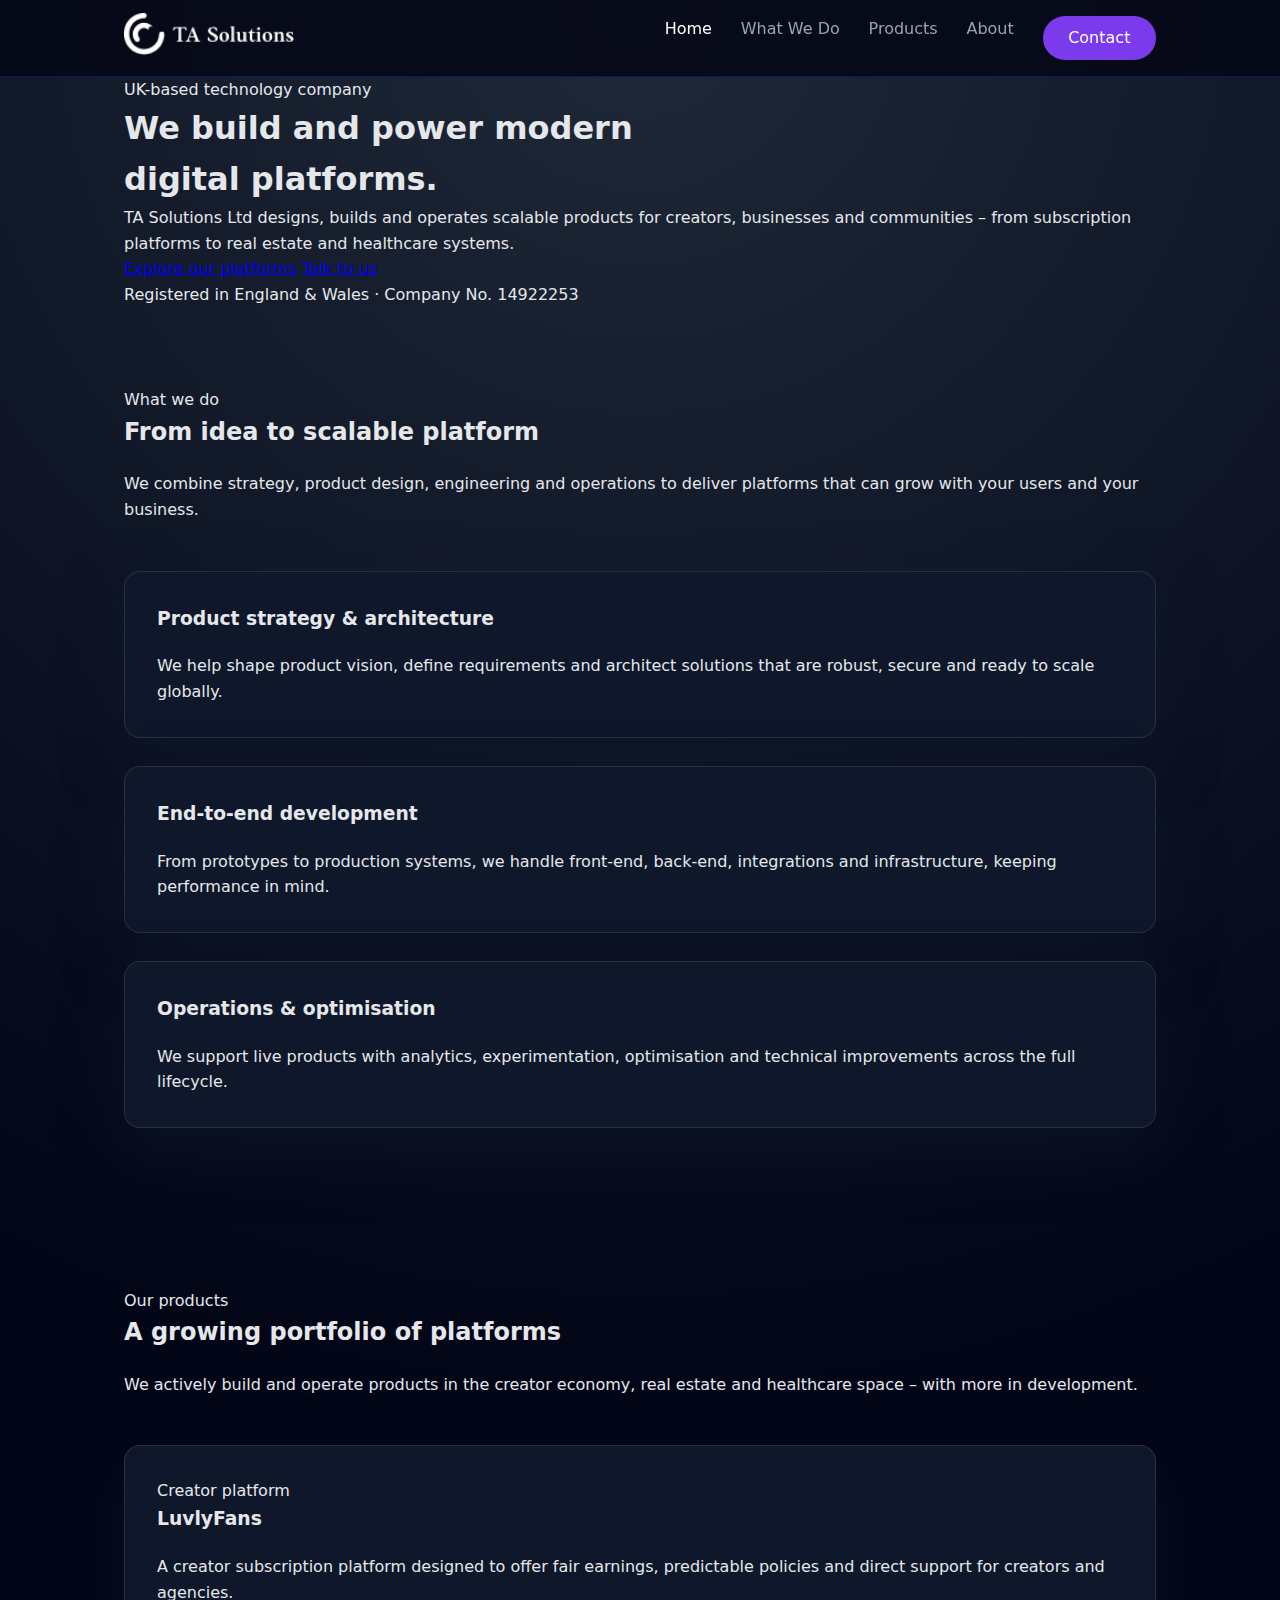
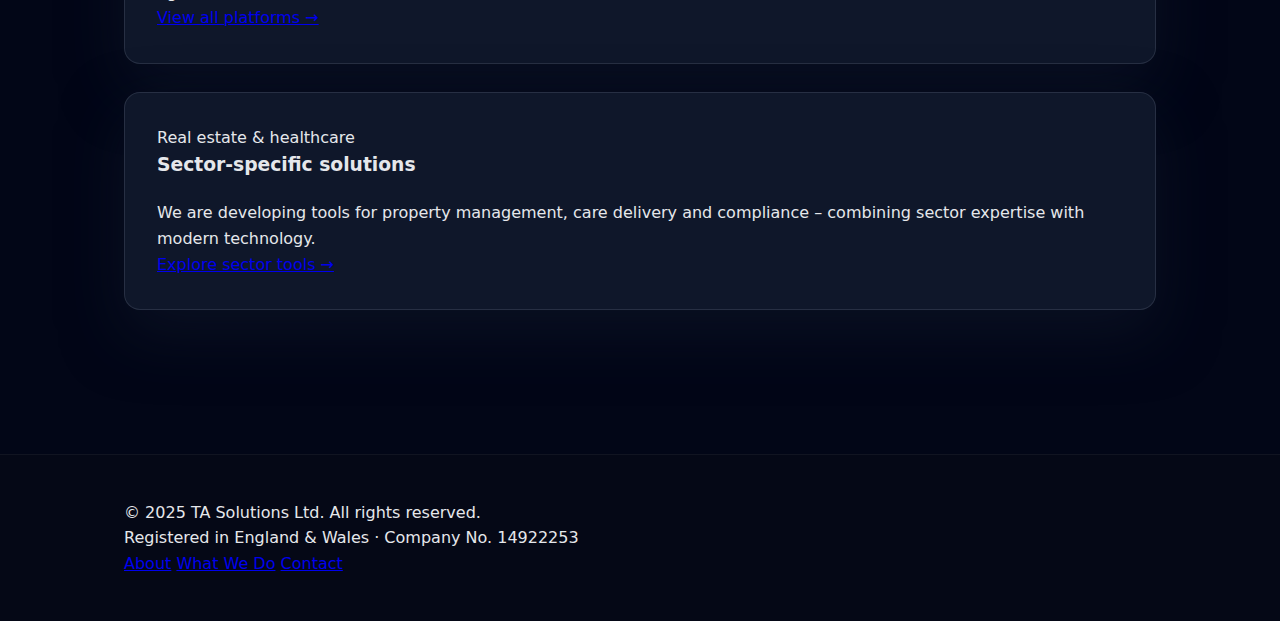
<file: index.html>
<!DOCTYPE html>
<html lang="en">
<head>
  <meta charset="UTF-8" />
  <title>TA Solutions Ltd – UK Technology Company Building Modern Digital Platforms</title>
  <meta name="viewport" content="width=device-width, initial-scale=1" />

  <!-- Primary SEO -->
  <meta name="description" content="TA Solutions Ltd is a UK-based technology company that designs, builds and powers scalable digital platforms for creators, businesses and communities." />
  <meta name="keywords" content="TA Solutions, UK technology company, digital platforms, SaaS, creator platforms, real estate software, healthcare systems, AI tools" />

  <!-- Canonical -->
  <link rel="canonical" href="https://tasolutionsltd.co.uk/" />

  <!-- Open Graph -->
  <meta property="og:type" content="website" />
  <meta property="og:site_name" content="TA Solutions Ltd" />
  <meta property="og:title" content="TA Solutions Ltd – UK Technology Company Building Modern Digital Platforms" />
  <meta property="og:description" content="We build and operate modern digital platforms for creators, businesses and communities – from subscription platforms to real estate and healthcare systems." />
  <meta property="og:url" content="https://tasolutionsltd.co.uk/" />
  <meta property="og:image" content="https://tasolutionsltd.co.uk/images/og-image.png" />

  <!-- Twitter -->
  <meta name="twitter:card" content="summary_large_image" />
  <meta name="twitter:title" content="TA Solutions Ltd – UK Technology Company Building Modern Digital Platforms" />
  <meta name="twitter:description" content="We build and operate modern digital platforms for creators, businesses and communities – from subscription platforms to real estate and healthcare systems." />
  <meta name="twitter:image" content="https://tasolutionsltd.co.uk/images/og-image.png" />

  <!-- Favicon & Styles -->
  <link rel="icon" type="image/png" href="images/fav.icon-white.png" />
  <link rel="stylesheet" href="styles.css" />
  <script src="script.js" defer></script>
</head>

<body>
  <!-- NAVBAR -->
  <header>
    <div class="container">
      <nav class="nav">
        <a class="logo" href="/">
          <img src="images/TA%20SOLUTIONS%20LOGO%20WHITE.png" alt="TA Solutions Ltd logo" class="logo-img" />
        </a>

        <button class="nav-toggle" onclick="toggleNav()">☰</button>

        <div class="nav-links" id="navLinks">
          <a href="/" class="active">Home</a>
          <a href="/services/">What We Do</a>
          <a href="/products/">Products</a>
          <a href="/about/">About</a>
          <a href="/contact/" class="nav-cta">Contact</a>
        </div>
      </nav>
    </div>
  </header>

  <!-- HERO -->
  <section class="hero">
    <div class="container">
      <div class="hero-inner">
        <div class="hero-pill">UK-based technology company</div>

        <h1 class="hero-title">
          We build and power modern<br />
          digital platforms.
        </h1>

        <p class="hero-subtitle">
          TA Solutions Ltd designs, builds and operates scalable products for creators, businesses
          and communities – from subscription platforms to real estate and healthcare systems.
        </p>

        <div class="hero-buttons">
          <a href="/products/" class="btn btn-primary">Explore our platforms</a>
          <a href="/contact/" class="btn btn-ghost">Talk to us</a>
        </div>

        <p class="hero-footnote">
          Registered in England &amp; Wales · Company No. 14922253
        </p>
      </div>
    </div>
  </section>

  <!-- WHAT WE DO -->
  <section class="section">
    <div class="container">
      <div class="section-header center">
        <div class="section-kicker">What we do</div>
        <h2 class="section-title">From idea to scalable platform</h2>
        <p class="section-subtitle">
          We combine strategy, product design, engineering and operations to deliver platforms that can grow with your users and your business.
        </p>
      </div>

      <div class="grid-3">
        <div class="card">
          <h3>Product strategy &amp; architecture</h3>
          <p>
            We help shape product vision, define requirements and architect solutions that are robust, secure and ready to scale globally.
          </p>
        </div>

        <div class="card">
          <h3>End-to-end development</h3>
          <p>
            From prototypes to production systems, we handle front-end, back-end, integrations and infrastructure, keeping performance in mind.
          </p>
        </div>

        <div class="card">
          <h3>Operations &amp; optimisation</h3>
          <p>
            We support live products with analytics, experimentation, optimisation and technical improvements across the full lifecycle.
          </p>
        </div>
      </div>
    </div>
  </section>

  <!-- PRODUCTS PREVIEW -->
  <section class="section section-alt">
    <div class="container">
      <div class="section-header center">
        <div class="section-kicker">Our products</div>
        <h2 class="section-title">A growing portfolio of platforms</h2>
        <p class="section-subtitle">
          We actively build and operate products in the creator economy, real estate and healthcare space – with more in development.
        </p>
      </div>

      <div class="grid-2">
        <div class="card">
          <span class="product-label">Creator platform</span>
          <h3>LuvlyFans</h3>
          <p>
            A creator subscription platform designed to offer fair earnings, predictable policies and direct support for creators and agencies.
          </p>
          <a href="/products/" class="card-link">View all platforms →</a>
        </div>

        <div class="card">
          <span class="product-label">Real estate &amp; healthcare</span>
          <h3>Sector-specific solutions</h3>
          <p>
            We are developing tools for property management, care delivery and compliance – combining sector expertise with modern technology.
          </p>
          <a href="/products/" class="card-link">Explore sector tools →</a>
        </div>
      </div>
    </div>
  </section>

  <!-- FOOTER -->
  <footer>
    <div class="container footer-inner">
      <div>
        © 2025 TA Solutions Ltd. All rights reserved.<br />
        Registered in England &amp; Wales · Company No. 14922253
      </div>
      <div class="footer-links">
        <a href="/about/">About</a>
        <a href="/services/">What We Do</a>
        <a href="/contact/">Contact</a>
      </div>
    </div>
  </footer>
</body>
</html>
</file>
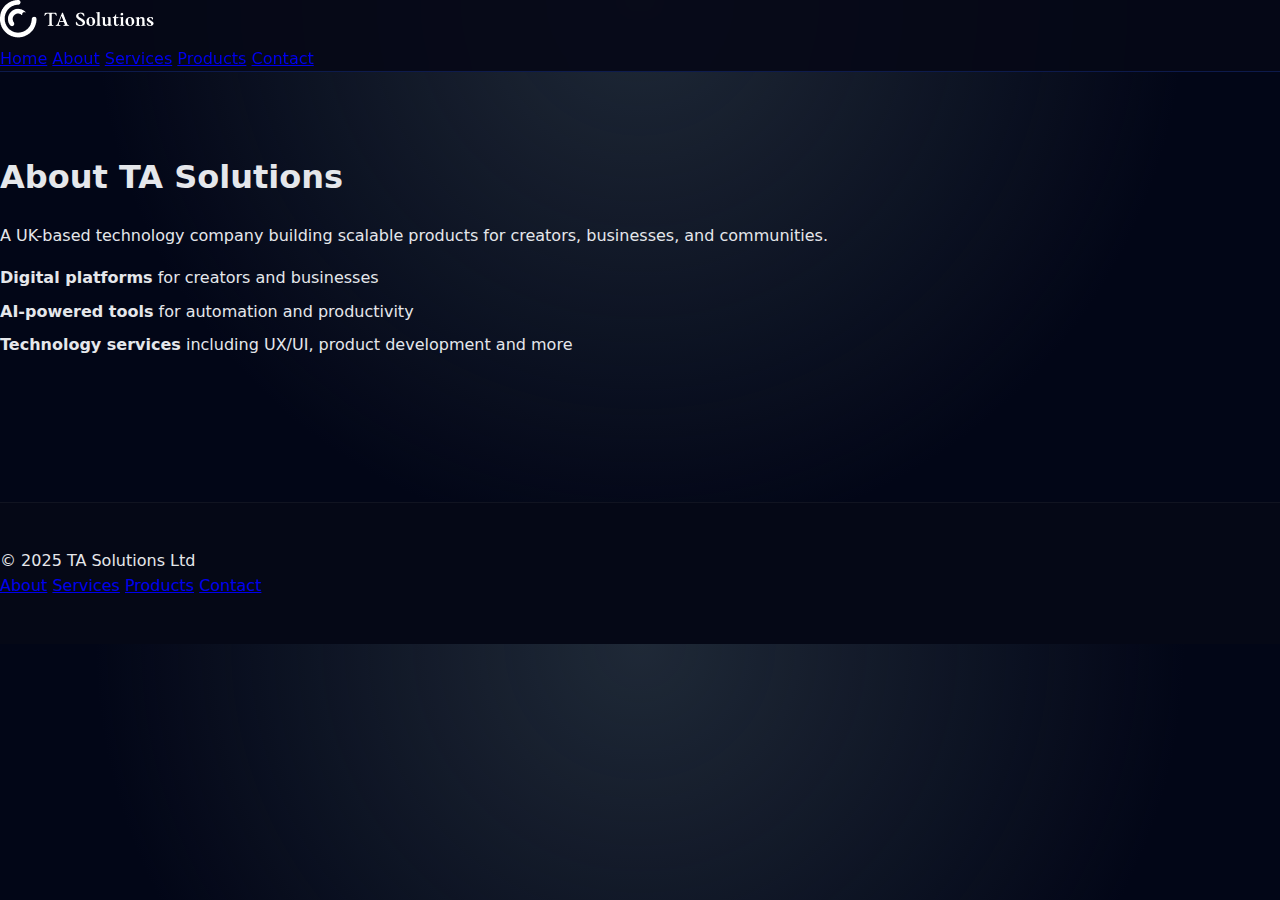
<file: about/index.html>
<!DOCTYPE html>
<html lang="en">
<head>
    <meta charset="UTF-8">
    <meta name="viewport" content="width=device-width, initial-scale=1.0">
    <title>About TA Solutions Ltd | UK Technology Company</title>

    <!-- SEO -->
    <meta name="description" content="TA Solutions Ltd is a UK-based technology company building scalable digital platforms, AI tools, and modern software solutions for creators, businesses, and communities.">
    <link rel="canonical" href="https://tasolutionsltd.co.uk/about/">

    <!-- OG -->
    <meta property="og:title" content="About TA Solutions Ltd">
    <meta property="og:description" content="We build digital platforms, AI tools, and scalable solutions for creators, communities, and businesses.">
    <meta property="og:image" content="https://tasolutionsltd.co.uk/images/og-image.png">
    <meta property="og:url" content="https://tasolutionsltd.co.uk/about/">
    <meta property="og:type" content="website">

    <link rel="stylesheet" href="../styles.css">
</head>
<body>

<header>
    <a href="/">
        <img src="../images/TA SOLUTIONS LOGO WHITE.png" class="logo">
    </a>
    <nav>
        <a href="/">Home</a>
        <a href="/about/" class="active">About</a>
        <a href="/services/">Services</a>
        <a href="/products/">Products</a>
        <a href="/contact/">Contact</a>
    </nav>
</header>

<section class="section">
    <h1>About TA Solutions</h1>
    <p class="subtitle">A UK-based technology company building scalable products for creators, businesses, and communities.</p>

    <ul class="about-list">
        <li><strong>Digital platforms</strong> for creators and businesses</li>
        <li><strong>AI-powered tools</strong> for automation and productivity</li>
        <li><strong>Technology services</strong> including UX/UI, product development and more</li>
    </ul>
</section>

<footer>
    <p>© 2025 TA Solutions Ltd</p>
    <nav>
        <a href="/about/">About</a>
        <a href="/services/">Services</a>
        <a href="/products/">Products</a>
        <a href="/contact/">Contact</a>
    </nav>
</footer>

</body>
</html>
</file>
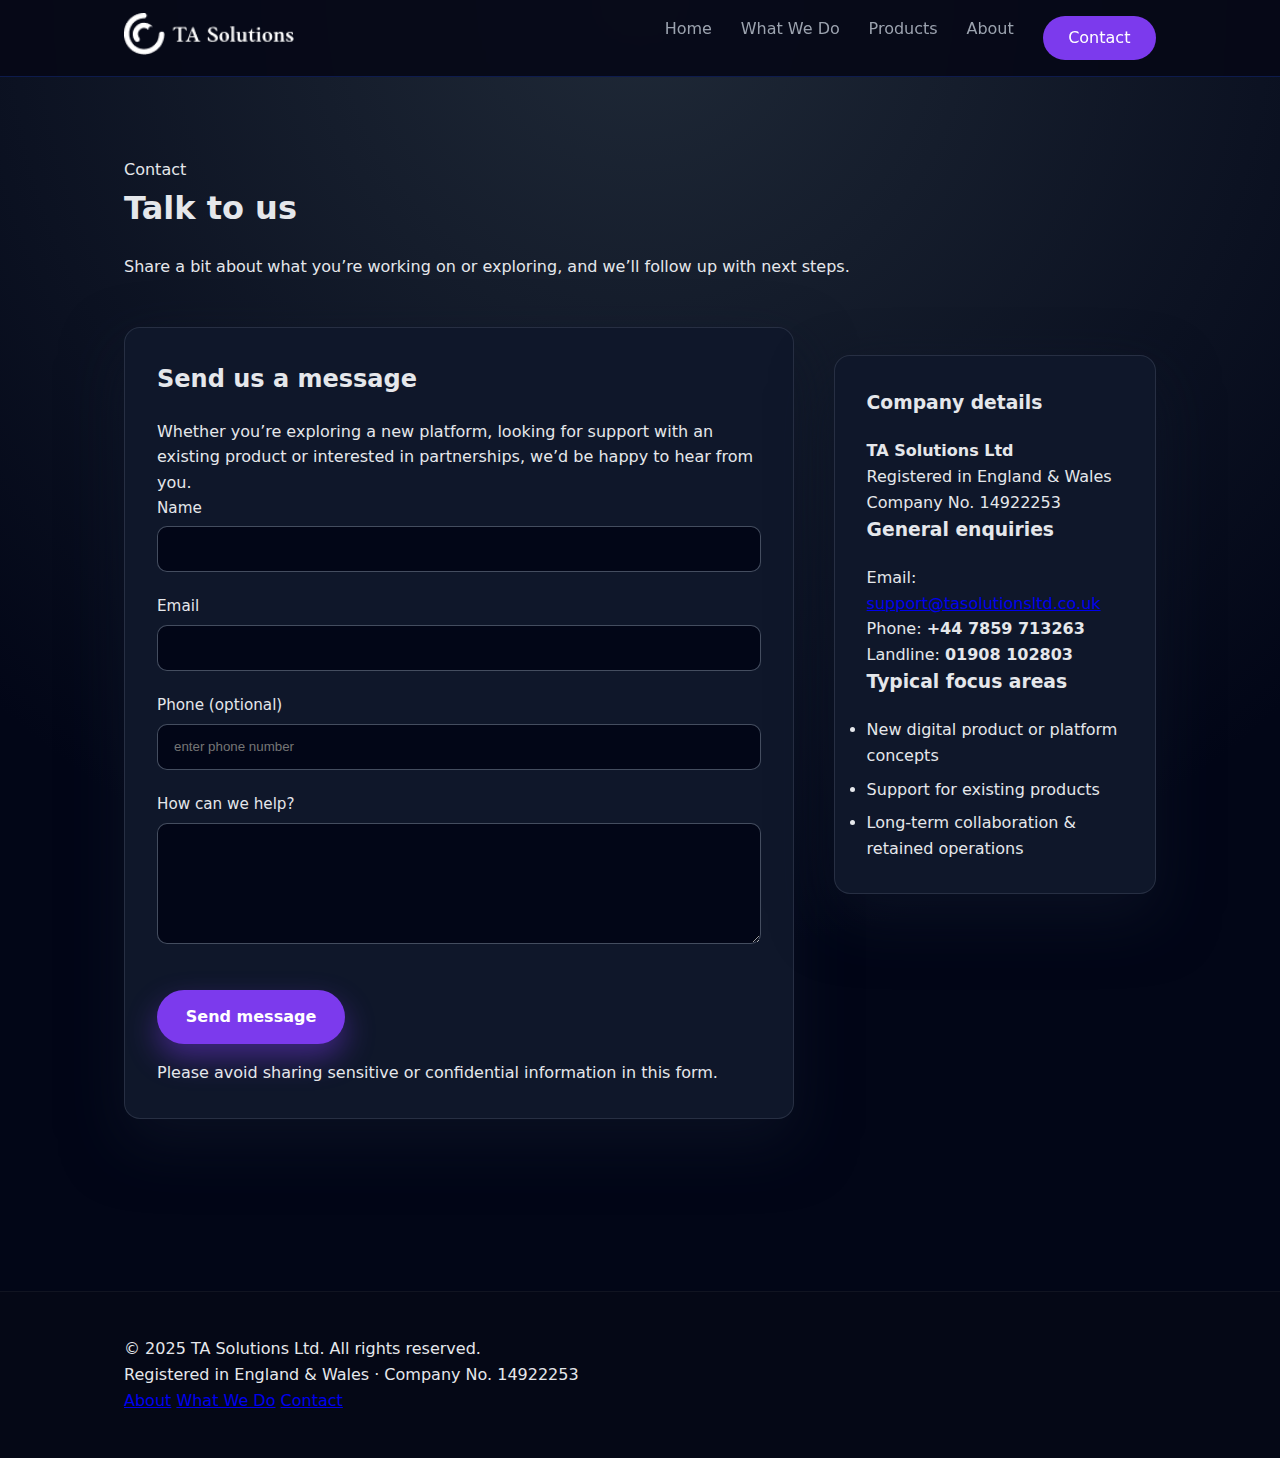
<file: contact/index.html>
<!DOCTYPE html>
<html lang="en">
<head>
    <meta charset="UTF-8" />
    <title>Contact TA Solutions Ltd – Talk to Our Team</title>
    <meta name="viewport" content="width=device-width, initial-scale=1" />

    <!-- Primary SEO -->
    <meta name="description" content="Contact TA Solutions Ltd to discuss digital products, platforms and partnership opportunities." />

    <!-- Canonical -->
    <link rel="canonical" href="https://tasolutionsltd.co.uk/contact/" />

    <!-- Open Graph -->
    <meta property="og:type" content="website" />
    <meta property="og:site_name" content="TA Solutions Ltd" />
    <meta property="og:title" content="Contact TA Solutions Ltd – Talk to Our Team" />
    <meta property="og:description" content="Get in touch with TA Solutions Ltd to talk about digital platform ideas, collaborations or ongoing projects." />
    <meta property="og:url" content="https://tasolutionsltd.co.uk/contact/" />
    <meta property="og:image" content="https://tasolutionsltd.co.uk/images/og-image.png" />

    <!-- Twitter -->
    <meta name="twitter:card" content="summary_large_image" />
    <meta name="twitter:title" content="Contact TA Solutions Ltd – Talk to Our Team" />
    <meta name="twitter:description" content="Get in touch with TA Solutions Ltd to talk about digital platform ideas, collaborations or ongoing projects." />
    <meta name="twitter:image" content="https://tasolutionsltd.co.uk/images/og-image.png" />

    <link rel="icon" type="image/png" href="../images/fav.icon-white.png">
    <link rel="stylesheet" href="../styles.css">
    <script src="../script.js" defer></script>
</head>

<body>

<!-- NAVBAR -->
<header>
    <div class="container">
        <nav class="nav">
            <a class="logo" href="/">
                <img src="../images/TA SOLUTIONS LOGO WHITE.png" alt="TA Solutions Ltd logo" class="logo-img">
            </a>

            <button class="nav-toggle" onclick="toggleNav()">☰</button>

            <div class="nav-links" id="navLinks">
                <a href="/">Home</a>
                <a href="/services/">What We Do</a>
                <a href="/products/">Products</a>
                <a href="/about/">About</a>
                <a href="/contact/" class="nav-cta active">Contact</a>
            </div>
        </nav>
    </div>
</header>

<!-- CONTACT SECTION -->
<section class="section">
    <div class="container">

        <div class="section-header">
            <div class="section-kicker">Contact</div>
            <h1 class="section-title">Talk to us</h1>
            <p class="section-subtitle">
                Share a bit about what you’re working on or exploring, and we’ll follow up with next steps.
            </p>
        </div>

        <div class="contact-grid">

            <!-- LEFT CARD: MESSAGE FORM -->
            <div class="contact-card card">
                <h2>Send us a message</h2>
                <p class="muted">
                    Whether you’re exploring a new platform, looking for support with an existing product
                    or interested in partnerships, we’d be happy to hear from you.
                </p>

                <form
                      class="contact-form"
                       action="https://formspree.io/f/xregveja"
                       method="POST"
                        >
                    <input type="text" name="_gotcha" style="display:none">

                    <input type="hidden" name="_replyto" value="%{email}">



                    
                    <p class="form-success" hidden>  Thank you — your message has been sent. We’ll be in touch shortly.
                    </p>



                    <div class="form-group">
                        <label for="name">Name</label>
                        <input id="name" name="name" type="text" required>
                    </div>

                    <div class="form-group">
                        <label for="email">Email</label>
                        <input id="email" name="email" type="email" required>
                    </div>

                    <div class="form-group">
                        <label for="phone">Phone (optional)</label>
                        <input id="phone" name="phone" type="text" placeholder="enter phone number">
                    </div>

                    <div class="form-group">
                        <label for="message">How can we help?</label>
                        <textarea id="message" name="message" rows="6" required></textarea>
                    </div>

                    <button type="submit" class="btn btn-primary">Send message</button>
                </form>

                <p class="hero-footnote" style="margin-top: 1rem;">
                    Please avoid sharing sensitive or confidential information in this form.
                </p>
            </div>

            <!-- RIGHT CARD: COMPANY INFO -->
            <div class="card contact-info">
                <h3>Company details</h3>
                <p class="muted">
                    <strong>TA Solutions Ltd</strong><br>
                    Registered in England & Wales<br>
                    Company No. 14922253
                </p>

                <h3>General enquiries</h3>
                <p class="muted">
                    Email: <a href="mailto:support@tasolutionsltd.co.uk">support@tasolutionsltd.co.uk</a><br>
                    Phone: <strong>+44 7859 713263</strong><br>
                    Landline: <strong>01908 102803</strong>
                </p>

                <h3>Typical focus areas</h3>
                <ul class="bullet-list">
                    <li>New digital product or platform concepts</li>
                    <li>Support for existing products</li>
                    <li>Long-term collaboration & retained operations</li>
                </ul>
            </div>

        </div>
    </div>
</section>

<!-- FOOTER -->
<footer>
    <div class="container footer-inner">
        <div>
            © 2025 TA Solutions Ltd. All rights reserved.<br>
            Registered in England & Wales · Company No. 14922253
        </div>
        <div class="footer-links">
            <a href="/about/">About</a>
            <a href="/services/">What We Do</a>
            <a href="/contact/">Contact</a>
        </div>
    </div>
</footer>

</body>
</html>
</file>
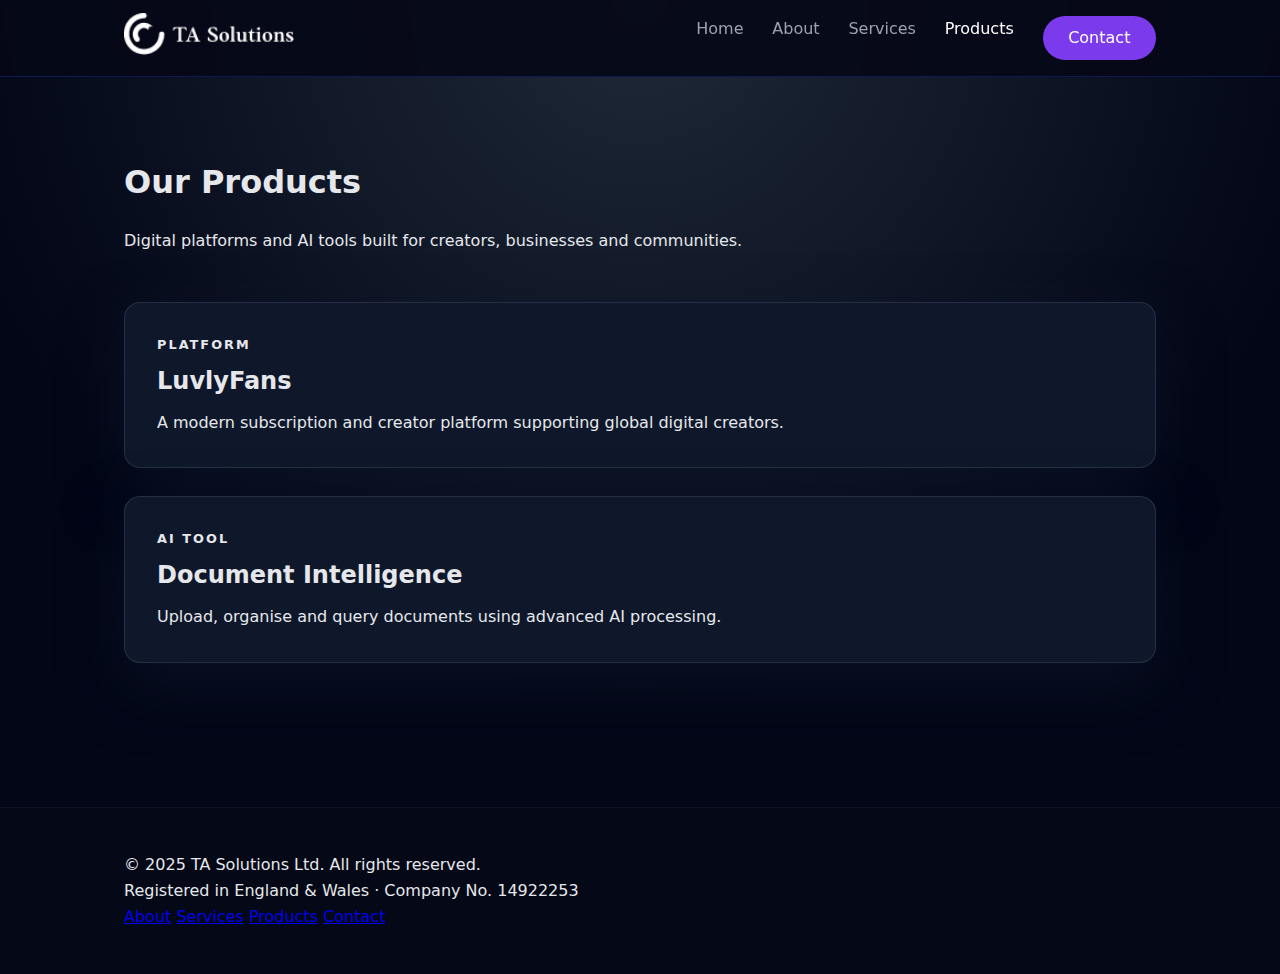
<file: products/index.html>
<!DOCTYPE html>
<html lang="en">
<head>
  <meta charset="UTF-8" />
  <title>Our Products | TA Solutions Ltd</title>
  <meta name="viewport" content="width=device-width, initial-scale=1" />

  <!-- SEO -->
  <meta name="description" content="Explore digital platforms and AI tools created by TA Solutions Ltd including LuvlyFans and Document Intelligence." />
  <link rel="canonical" href="https://tasolutionsltd.co.uk/products/" />

  <!-- Open Graph -->
  <meta property="og:type" content="website" />
  <meta property="og:site_name" content="TA Solutions Ltd" />
  <meta property="og:title" content="Products - TA Solutions Ltd" />
  <meta property="og:description" content="Digital platforms and AI tools built for creators and businesses." />
  <meta property="og:url" content="https://tasolutionsltd.co.uk/products/" />
  <meta property="og:image" content="https://tasolutionsltd.co.uk/images/og-image.png" />

  <!-- Twitter -->
  <meta name="twitter:card" content="summary_large_image" />
  <meta name="twitter:title" content="Products - TA Solutions Ltd" />
  <meta name="twitter:description" content="Digital platforms and AI tools built for creators and businesses." />
  <meta name="twitter:image" content="https://tasolutionsltd.co.uk/images/og-image.png" />

  <link rel="icon" type="image/png" href="/images/fav-icon.png" />
  <link rel="stylesheet" href="../styles.css" />
  <script src="../script.js" defer></script>
</head>

<body>
  <!-- NAVBAR -->
  <header>
    <div class="container">
      <nav class="nav">
        <a class="logo" href="/">
          <img src="/images/TA SOLUTIONS LOGO WHITE.png"
               alt="TA Solutions Ltd logo"
               class="logo-img" />
        </a>

        <button class="nav-toggle" onclick="toggleNav()">☰</button>

        <div class="nav-links" id="navLinks">
          <a href="/">Home</a>
          <a href="/about/">About</a>
          <a href="/services/">Services</a>
          <a href="/products/" class="active">Products</a>
          <a href="/contact/" class="nav-cta">Contact</a>
        </div>
      </nav>
    </div>
  </header>

  <!-- PRODUCTS -->
  <section class="section">
    <div class="container">
      <div class="section-header center">
        <h1 class="section-title">Our Products</h1>
        <p class="section-subtitle">
          Digital platforms and AI tools built for creators, businesses and communities.
        </p>
      </div>

      <div class="grid-2">
        <div class="card">
          <h4 style="text-transform: uppercase; letter-spacing: 0.16em; font-size: 0.8rem; margin-bottom: 0.4rem;">
            Platform
          </h4>
          <h2 style="margin-bottom: 0.6rem;">LuvlyFans</h2>
          <p>
            A modern subscription and creator platform supporting global digital creators.
          </p>
        </div>

        <div class="card">
          <h4 style="text-transform: uppercase; letter-spacing: 0.16em; font-size: 0.8rem; margin-bottom: 0.4rem;">
            AI Tool
          </h4>
          <h2 style="margin-bottom: 0.6rem;">Document Intelligence</h2>
          <p>
            Upload, organise and query documents using advanced AI processing.
          </p>
        </div>
      </div>
    </div>
  </section>

  <!-- FOOTER -->
  <footer>
    <div class="container footer-inner">
      <div>
        © 2025 TA Solutions Ltd. All rights reserved.<br />
        Registered in England &amp; Wales · Company No. 14922253
      </div>
      <div class="footer-links">
        <a href="/about/">About</a>
        <a href="/services/">Services</a>
        <a href="/products/">Products</a>
        <a href="/contact/">Contact</a>
      </div>
    </div>
  </footer>
</body>
</html>
</file>
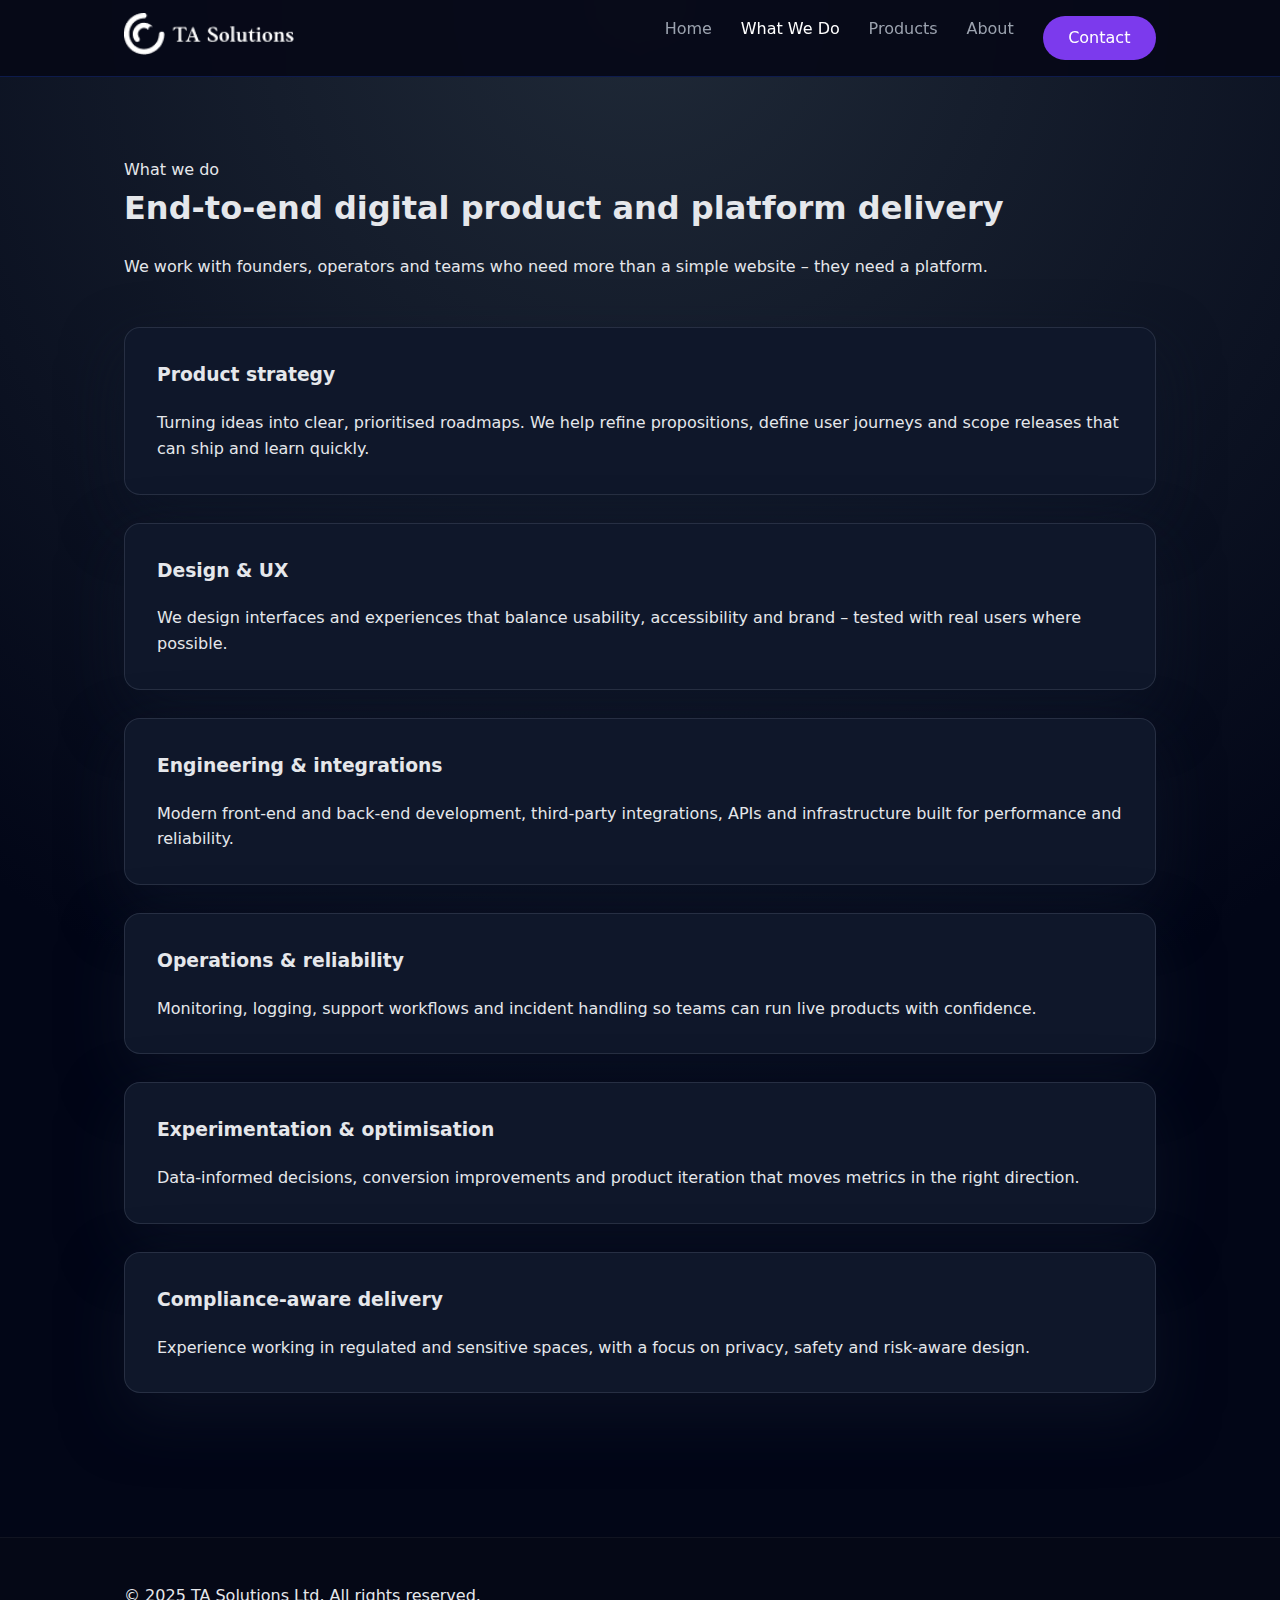
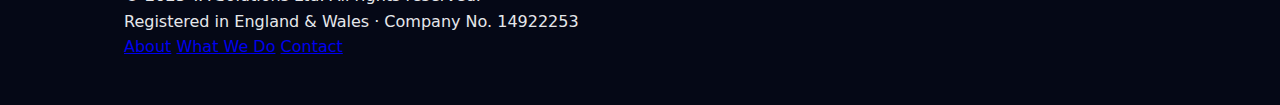
<file: services/index.html>
<!DOCTYPE html>
<html lang="en">
<head>
  <meta charset="UTF-8" />
  <title>What We Do – Digital Product & Platform Services | TA Solutions Ltd</title>
  <meta name="viewport" content="width=device-width, initial-scale=1" />

  <!-- Primary SEO -->
  <meta name="description" content="Discover TA Solutions Ltd services – strategy, design, development and operations for digital products and platforms built to scale." />

  <!-- Canonical -->
  <link rel="canonical" href="https://tasolutionsltd.co.uk/services/" />

  <!-- Open Graph -->
  <meta property="og:type" content="website" />
  <meta property="og:site_name" content="TA Solutions Ltd" />
  <meta property="og:title" content="What We Do – Digital Product & Platform Services | TA Solutions Ltd" />
  <meta property="og:description" content="We help organisations plan, build and operate digital products and platforms with a focus on real-world performance and scalability." />
  <meta property="og:url" content="https://tasolutionsltd.co.uk/services/" />
  <meta property="og:image" content="https://tasolutionsltd.co.uk/images/og-image.png" />

  <!-- Twitter -->
  <meta name="twitter:card" content="summary_large_image" />
  <meta name="twitter:title" content="What We Do – Digital Product & Platform Services | TA Solutions Ltd" />
  <meta name="twitter:description" content="We help organisations plan, build and operate digital products and platforms with a focus on real-world performance and scalability." />
  <meta name="twitter:image" content="https://tasolutionsltd.co.uk/images/og-image.png" />

  <!-- Favicon & Styles -->
  <link rel="icon" type="image/png" href="../images/fav.icon-white.png" />
  <link rel="stylesheet" href="../styles.css" />
  <script src="../script.js" defer></script>
</head>

<body>
  <!-- NAVBAR -->
  <header>
    <div class="container">
      <nav class="nav">
        <a class="logo" href="/">
          <img src="../images/TA%20SOLUTIONS%20LOGO%20WHITE.png" alt="TA Solutions Ltd logo" class="logo-img" />
        </a>

        <button class="nav-toggle" onclick="toggleNav()">☰</button>

        <div class="nav-links" id="navLinks">
          <a href="/">Home</a>
          <a href="/services/" class="active">What We Do</a>
          <a href="/products/">Products</a>
          <a href="/about/">About</a>
          <a href="/contact/" class="nav-cta">Contact</a>
        </div>
      </nav>
    </div>
  </header>

  <!-- SERVICES -->
  <section class="section">
    <div class="container">
      <div class="section-header">
        <div class="section-kicker">What we do</div>
        <h1 class="section-title">End-to-end digital product and platform delivery</h1>
        <p class="section-subtitle">
          We work with founders, operators and teams who need more than a simple website – they need a platform.
        </p>
      </div>

      <div class="grid-3">
        <div class="card">
          <h3>Product strategy</h3>
          <p>
            Turning ideas into clear, prioritised roadmaps. We help refine propositions, define user journeys and scope releases that can ship and learn quickly.
          </p>
        </div>

        <div class="card">
          <h3>Design &amp; UX</h3>
          <p>
            We design interfaces and experiences that balance usability, accessibility and brand – tested with real users where possible.
          </p>
        </div>

        <div class="card">
          <h3>Engineering &amp; integrations</h3>
          <p>
            Modern front-end and back-end development, third-party integrations, APIs and infrastructure built for performance and reliability.
          </p>
        </div>

        <div class="card">
          <h3>Operations &amp; reliability</h3>
          <p>
            Monitoring, logging, support workflows and incident handling so teams can run live products with confidence.
          </p>
        </div>

        <div class="card">
          <h3>Experimentation &amp; optimisation</h3>
          <p>
            Data-informed decisions, conversion improvements and product iteration that moves metrics in the right direction.
          </p>
        </div>

        <div class="card">
          <h3>Compliance-aware delivery</h3>
          <p>
            Experience working in regulated and sensitive spaces, with a focus on privacy, safety and risk-aware design.
          </p>
        </div>
      </div>
    </div>
  </section>

  <!-- FOOTER -->
  <footer>
    <div class="container footer-inner">
      <div>
        © 2025 TA Solutions Ltd. All rights reserved.<br />
        Registered in England &amp; Wales · Company No. 14922253
      </div>
      <div class="footer-links">
        <a href="/about/">About</a>
        <a href="/services/">What We Do</a>
        <a href="/contact/">Contact</a>
      </div>
    </div>
  </footer>
</body>
</html>
</file>
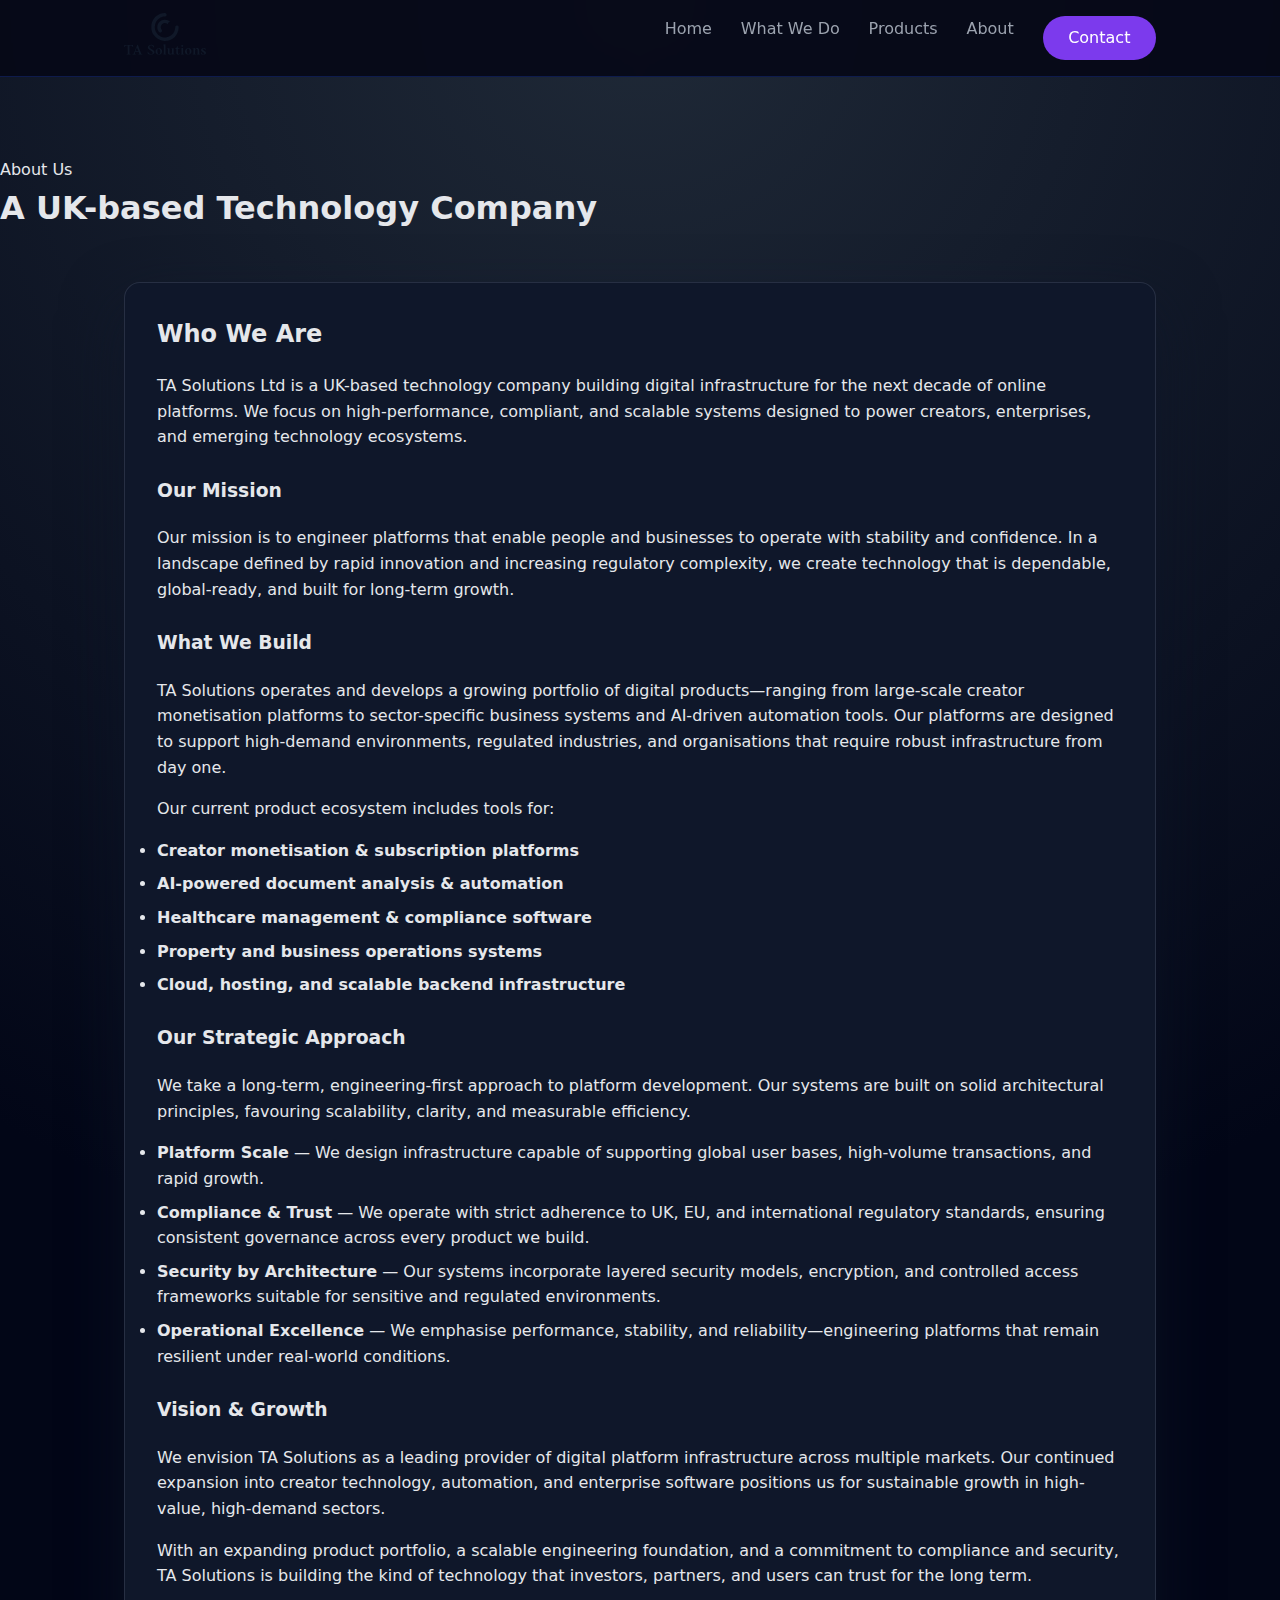
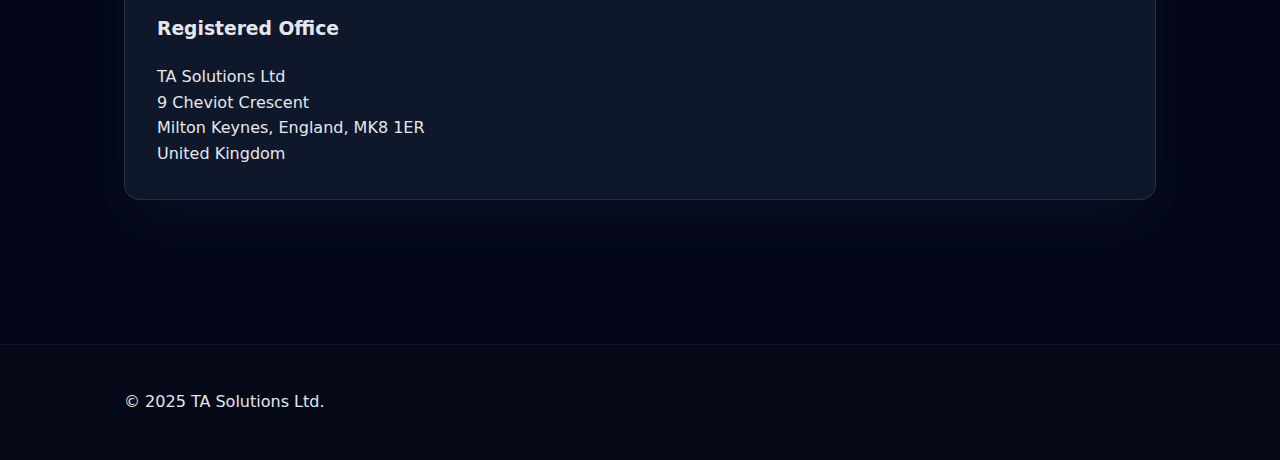
<file: about.html>
<!DOCTYPE html>
<html lang="en">
<head>
  <meta charset="UTF-8">
  <meta name="description" content="TA Solutions Ltd is a UK-registered technology company specialising in scalable digital platforms, enterprise software, and global product innovation." />

<meta property="og:title" content="About — TA Solutions Ltd" />
<meta property="og:description" content="Learn more about TA Solutions, a modern UK technology company developing digital platforms, SaaS systems, and enterprise tools." />
<meta property="og:image" content="https://tasolutionsltd.co.uk/images/fav-icon.png" />
<meta property="og:url" content="https://tasolutionsltd.co.uk/about.html" />
<meta property="og:type" content="article" />

<meta name="twitter:card" content="summary_large_image" />
<meta name="twitter:title" content="About — TA Solutions Ltd" />
<meta name="twitter:description" content="A UK-based digital technology company building scalable platforms for global markets." />
<meta name="twitter:image" content="https://tasolutionsltd.co.uk/images/fav-icon.png" />

  <title>About – TA Solutions</title>
  <meta name="viewport" content="width=device-width, initial-scale=1">
  <link rel="icon" type="image/png" href="images/fav.icon-white.png" />
<link rel="shortcut icon" href="images/fav.icon-white.png" type="image/png" />
  <link rel="stylesheet" href="styles.css">
  <script src="script.js" defer></script>
</head>
<body>

<!-- NAVBAR -->
<header>
  <div class="container">
    <nav class="nav">
      <a class="logo" href="index.html">
        <img src="images/TA Solutions Logo dark.svg" alt="TA Solutions Logo" class="logo-img" />
      </a>

      <button class="nav-toggle" onclick="toggleNav()">☰</button>

      <div class="nav-links" id="navLinks">
        <a href="index.html">Home</a>
        <a href="services.html">What We Do</a>
        <a href="products.html">Products</a>
        <a href="about.html">About</a>
        <a class="nav-cta" href="contact.html">Contact</a>
      </div>
    </nav>
  </div>
</header>

<!-- ABOUT SECTION -->
<section class="section">

 

  <div class="section-header">
    <div class="section-kicker">About Us</div>
    <h1 class="section-title">A UK-based Technology Company</h1>
  </div>

  <div class="container">
    <div class="card">

        <h2>Who We Are</h2>
        <p>
          TA Solutions Ltd is a UK-based technology company building digital infrastructure
          for the next decade of online platforms. We focus on high-performance, compliant,
          and scalable systems designed to power creators, enterprises, and emerging
          technology ecosystems.
        </p>
      
        <br />
      
        <h3>Our Mission</h3>
        <p>
          Our mission is to engineer platforms that enable people and businesses to operate
          with stability and confidence. In a landscape defined by rapid innovation and
          increasing regulatory complexity, we create technology that is dependable,
          global-ready, and built for long-term growth.
        </p>
      
        <br />
      
        <h3>What We Build</h3>
        <p>
          TA Solutions operates and develops a growing portfolio of digital products—ranging
          from large-scale creator monetisation platforms to sector-specific business
          systems and AI-driven automation tools. Our platforms are designed to support
          high-demand environments, regulated industries, and organisations that require
          robust infrastructure from day one.
        </p>
      
        <p>
          Our current product ecosystem includes tools for:
        </p>
      
        <ul>
          <li><strong>Creator monetisation & subscription platforms</strong></li>
          <li><strong>AI-powered document analysis & automation</strong></li>
          <li><strong>Healthcare management & compliance software</strong></li>
          <li><strong>Property and business operations systems</strong></li>
          <li><strong>Cloud, hosting, and scalable backend infrastructure</strong></li>
        </ul>
      
        <br />
      
        <h3>Our Strategic Approach</h3>
        <p>
          We take a long-term, engineering-first approach to platform development.
          Our systems are built on solid architectural principles, favouring scalability,
          clarity, and measurable efficiency.
        </p>
      
        <ul>
          <li>
            <strong>Platform Scale</strong> — We design infrastructure capable of supporting
            global user bases, high-volume transactions, and rapid growth.
          </li>
      
          <li>
            <strong>Compliance & Trust</strong> — We operate with strict adherence to UK, EU,
            and international regulatory standards, ensuring consistent governance across
            every product we build.
          </li>
      
          <li>
            <strong>Security by Architecture</strong> — Our systems incorporate layered
            security models, encryption, and controlled access frameworks suitable for
            sensitive and regulated environments.
          </li>
      
          <li>
            <strong>Operational Excellence</strong> — We emphasise performance, stability,
            and reliability—engineering platforms that remain resilient under real-world
            conditions.
          </li>
        </ul>
      
        <br />
      
        <h3>Vision & Growth</h3>
        <p>
          We envision TA Solutions as a leading provider of digital platform infrastructure
          across multiple markets. Our continued expansion into creator technology,
          automation, and enterprise software positions us for sustainable growth in high-value,
          high-demand sectors.
        </p>
      
        <p>
          With an expanding product portfolio, a scalable engineering foundation, and a
          commitment to compliance and security, TA Solutions is building the kind of
          technology that investors, partners, and users can trust for the long term.
        </p>
      
        <br />
      
        <h3>Registered Office</h3>
        <p>
          TA Solutions Ltd <br>
          9 Cheviot Crescent <br>
          Milton Keynes, England, MK8 1ER <br>
          United Kingdom
        </p>
      
      </div>
      
      
      
  </div>
</section>

<!-- FOOTER -->
<footer>
  <div class="container footer-inner">
    <div>© 2025 TA Solutions Ltd.</div>
  </div>
</footer>

</body>
</html>
</file>
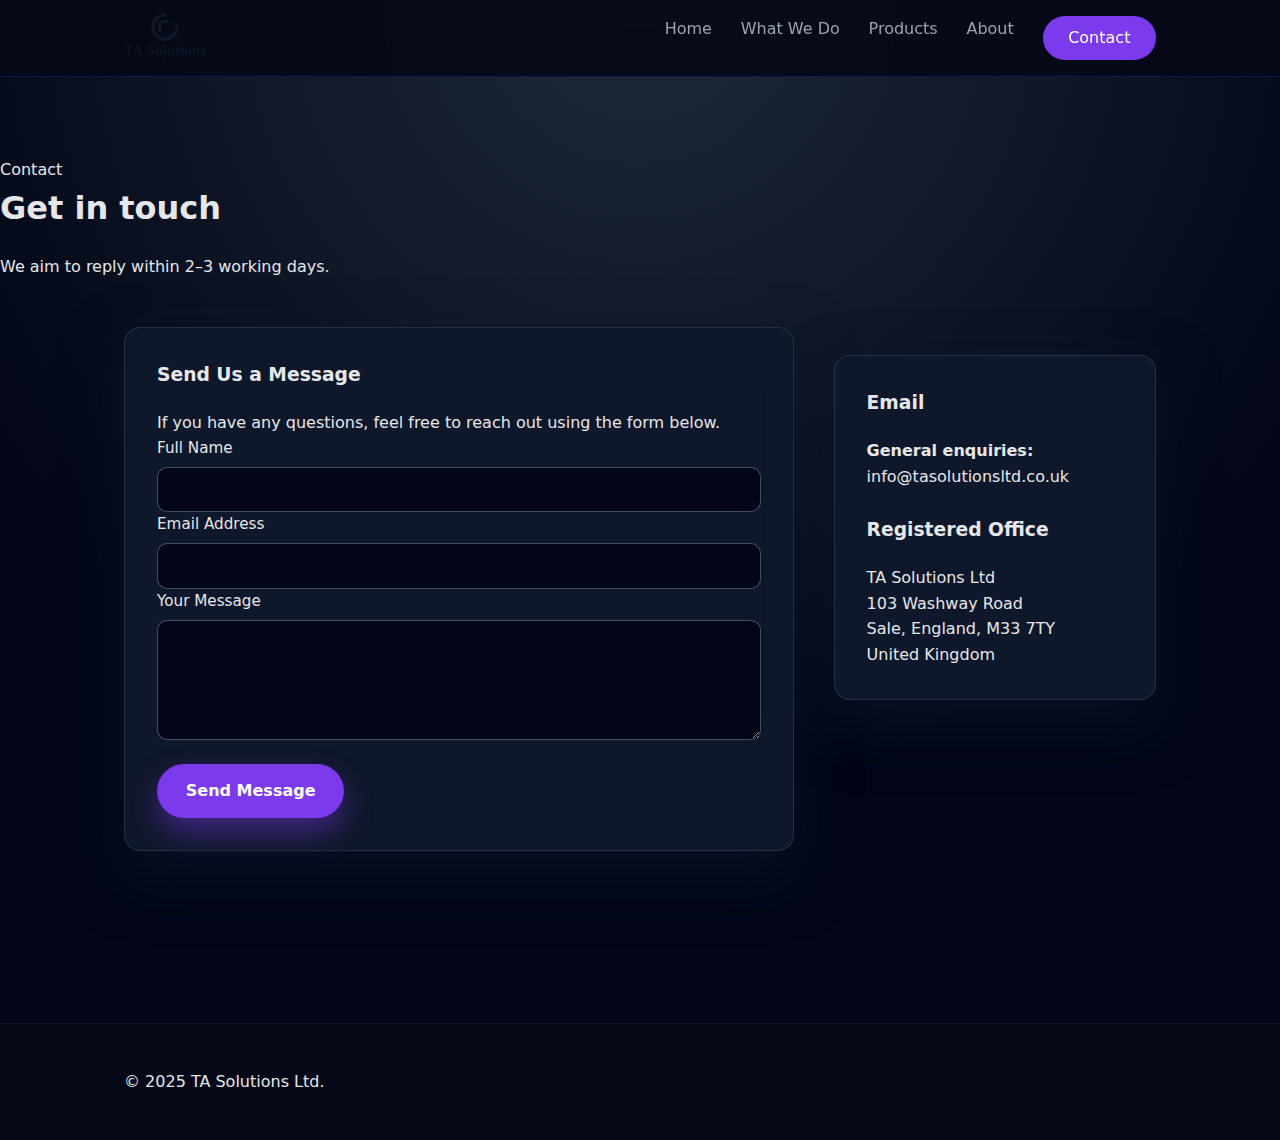
<file: contact.html>
<!DOCTYPE html>
<html lang="en">
<head>
  <meta charset="UTF-8">
  <title>Contact – TA Solutions</title>
  <meta name="viewport" content="width=device-width, initial-scale=1">
  <link rel="icon" type="image/png" href="images/fav.icon-white.png" />
<link rel="shortcut icon" href="images/fav-icon.png" type="image/png" />
  <link rel="stylesheet" href="styles.css">
  <script src="script.js" defer></script>
</head>
<body>

<!-- NAVBAR -->
<header>
  <div class="container">
    <nav class="nav">
      <a class="logo" href="index.html">
        <img src="images/TA Solutions Logo dark.svg" alt="TA Solutions Logo" class="logo-img" />
      </a>

      <button class="nav-toggle" onclick="toggleNav()">☰</button>

      <div class="nav-links" id="navLinks">
        <a href="index.html">Home</a>
        <a href="services.html">What We Do</a>
        <a href="products.html">Products</a>
        <a href="about.html">About</a>
        <a class="nav-cta" href="contact.html">Contact</a>
      </div>
    </nav>
  </div>
</header>

<section class="section">

 

  <div class="section-header">
    <div class="section-kicker">Contact</div>
    <h1 class="section-title">Get in touch</h1>
    <p class="section-subtitle">We aim to reply within 2–3 working days.</p>
  </div>

  <div class="container">
    <div class="contact-grid">

      <!-- LEFT — FORM -->
      <div class="card">
        <h3>Send Us a Message</h3>
        <p>If you have any questions, feel free to reach out using the form below.</p>

        <form class="contact-form" action="mailto:info@tasolutions.co.uk" method="POST" enctype="text/plain">
          <label for="name">Full Name</label>
          <input type="text" id="name" name="Full Name" required>

          <label for="email">Email Address</label>
          <input type="email" id="email" name="Email" required>

          <label for="message">Your Message</label>
          <textarea id="message" name="Message" rows="6" required></textarea>

          <button type="submit" class="btn btn-primary">Send Message</button>
        </form>
      </div>

      <!-- RIGHT — EMAIL + ADDRESS -->
      <div class="card contact-info">
        <h3>Email</h3>
        <p>
          <strong>General enquiries:</strong><br>
          info@tasolutionsltd.co.uk
        </p>

        <br>

        <h3>Registered Office</h3>
        <p>
          TA Solutions Ltd<br>
          103 Washway Road<br>
          Sale, England, M33 7TY<br>
          United Kingdom
        </p>
      </div>

    </div>
  </div>
</section>

<footer>
  <div class="container footer-inner">
    <div>© 2025 TA Solutions Ltd.</div>
  </div>
</footer>

</body>
</html>
</file>
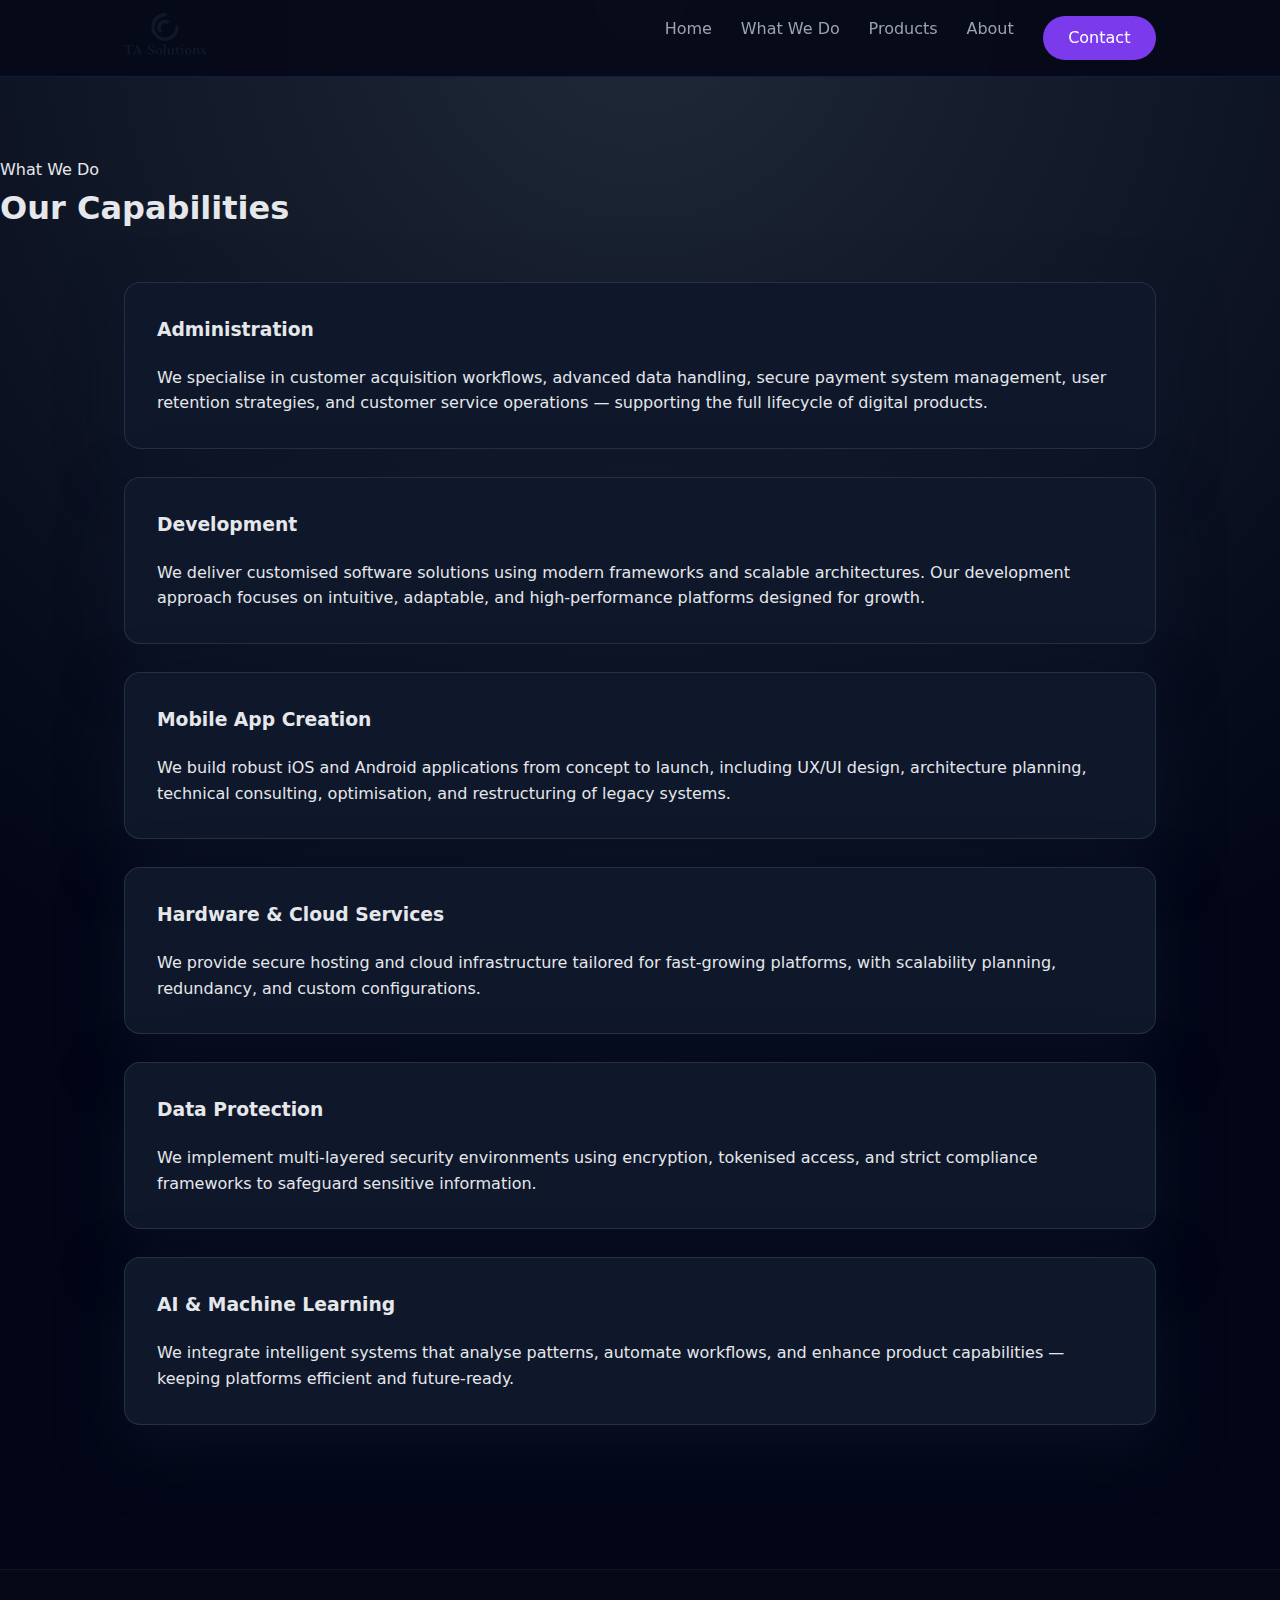
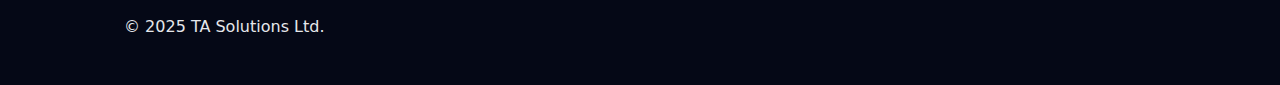
<file: services.html>
<!DOCTYPE html>
<html lang="en">
<head>
  <meta charset="UTF-8">
  <meta name="description" content="TA Solutions offers administration systems, software development, mobile apps, cloud hosting, data protection, AI solutions, and enterprise-grade technology services." />

<meta property="og:title" content="What We Do — TA Solutions Ltd" />
<meta property="og:description" content="Full-service technology capabilities including development, cloud, AI, mobile apps, cybersecurity, and platform management." />
<meta property="og:image" content="https://tasolutionsltd.co.uk/images/fav-icon.png" />
<meta property="og:url" content="https://tasolutionsltd.co.uk/services.html" />
<meta property="og:type" content="website" />

<meta name="twitter:card" content="summary_large_image" />
<meta name="twitter:title" content="What We Do — TA Solutions Ltd" />
<meta name="twitter:description" content="Explore our full range of software, cloud, and AI capabilities." />
<meta name="twitter:image" content="https://tasolutionsltd.co.uk/images/fav-icon.png" />

  <title>What We Do – TA Solutions</title>
  <meta name="viewport" content="width=device-width, initial-scale=1">
  <link rel="icon" type="image/png" href="images/fav.icon-white.png" />
<link rel="shortcut icon" href="images/fav.icon-white.png" type="image/png" />
  <link rel="stylesheet" href="styles.css">
  <script src="script.js" defer></script>
</head>
<body>

<!-- NAVBAR -->
<header>
  <div class="container">
    <nav class="nav">
      <a class="logo" href="index.html">
        <img src="images/TA Solutions Logo dark.svg" alt="TA Solutions Logo" class="logo-img" />
      </a>

      <button class="nav-toggle" onclick="toggleNav()">☰</button>

      <div class="nav-links" id="navLinks">
        <a href="index.html">Home</a>
        <a href="services.html">What We Do</a>
        <a href="products.html">Products</a>
        <a href="about.html">About</a>
        <a class="nav-cta" href="contact.html">Contact</a>
      </div>
    </nav>
  </div>
</header>

<!-- SECTION -->
<section class="section">

 
  <div class="section-header">
    <div class="section-kicker">What We Do</div>
    <h1 class="section-title">Our Capabilities</h1>
  </div>

  <div class="container what-we-do-full">
    <div class="services-grid">

      <div class="card">
        <h3>Administration</h3>
        <p>
          We specialise in customer acquisition workflows, advanced data handling,
          secure payment system management, user retention strategies, and customer
          service operations — supporting the full lifecycle of digital products.
        </p>
      </div>

      <div class="card">
        <h3>Development</h3>
        <p>
          We deliver customised software solutions using modern frameworks and scalable
          architectures. Our development approach focuses on intuitive, adaptable, and
          high-performance platforms designed for growth.
        </p>
      </div>

      <div class="card">
        <h3>Mobile App Creation</h3>
        <p>
          We build robust iOS and Android applications from concept to launch, including
          UX/UI design, architecture planning, technical consulting, optimisation, and
          restructuring of legacy systems.
        </p>
      </div>

      <div class="card">
        <h3>Hardware & Cloud Services</h3>
        <p>
          We provide secure hosting and cloud infrastructure tailored for fast-growing
          platforms, with scalability planning, redundancy, and custom configurations.
        </p>
      </div>

      <div class="card">
        <h3>Data Protection</h3>
        <p>
          We implement multi-layered security environments using encryption, tokenised
          access, and strict compliance frameworks to safeguard sensitive information.
        </p>
      </div>

      <div class="card">
        <h3>AI & Machine Learning</h3>
        <p>
          We integrate intelligent systems that analyse patterns, automate workflows,
          and enhance product capabilities — keeping platforms efficient and future-ready.
        </p>
      </div>

    </div>
  </div>
</section>

<!-- FOOTER -->
<footer>
  <div class="container footer-inner">
    <div>© 2025 TA Solutions Ltd.</div>
  </div>
</footer>

</body>
</html>
</file>
<file: styles.css>
/* ===========================================================
   TA SOLUTIONS – GLOBAL STYLE SHEET (FINAL, LOCKED)
   =========================================================== */

:root {
  --bg: #050816;
  --bg-soft: #0b1020;
  --card-bg: #0f172a;
  --card-border: rgba(148,163,184,0.18);

  --text: #e5e7eb;
  --muted: #9ca3af;

  --accent: #7c3aed;
  --accent-hover: #6d28d9;

  --radius: 16px;
  --pill: 999px;

  --shadow: 0 24px 60px rgba(15,23,42,0.6);
}

/* RESET */
*,
*::before,
*::after {
  box-sizing: border-box;
  margin: 0;
  padding: 0;
}

body {
  font-family: system-ui, -apple-system, BlinkMacSystemFont, "Inter", "Segoe UI", sans-serif;
  background:
    radial-gradient(circle at top, #1f2937 0, transparent 60%),
    radial-gradient(circle at bottom, #020617 0, #020617 60%);
  color: var(--text);
  line-height: 1.6;
}

.container {
  max-width: 1080px;
  margin: 0 auto;
  padding: 0 1.5rem;
}

.section {
  padding: 5rem 0;
}

/* NAV */
header {
  position: sticky;
  top: 0;
  z-index: 100;
  backdrop-filter: blur(14px);
  background: rgba(5,8,22,0.9);
  border-bottom: 1px solid rgba(30,64,175,0.35);
}

.nav {
  height: 76px;
  display: flex;
  justify-content: space-between;
  align-items: center;
}

.logo-img {
  height: 42px;
}

.nav-links {
  display: flex;
  gap: 1.8rem;
}

.nav-cta {
  background: var(--accent);
  color: #fff !important;
  padding: 0.6rem 1.6rem;
  border-radius: var(--pill);
  font-weight: 600;
}

/* CARDS */
.card {
  background: var(--card-bg);
  border-radius: var(--radius);
  border: 1px solid var(--card-border);
  padding: 2rem;
  box-shadow: var(--shadow);
}

/* ===========================================================
   CONTACT — HARD LOCKED DESKTOP GRID
   =========================================================== */

.contact-grid {
  display: grid !important;
  grid-template-columns: 1.35fr 0.65fr !important;
  gap: 2.5rem;
  align-items: flex-start;
  margin-top: 2.5rem;
}

/* FORM */
.contact-form .form-group {
  margin-bottom: 1.4rem;
}

.contact-form label {
  display: block;
  margin-bottom: 0.4rem;
  font-size: 0.95rem;
}

.contact-form input,
.contact-form textarea {
  width: 100%;
  padding: 0.9rem 1rem;
  background: #020617;
  border-radius: 10px;
  border: 1px solid rgba(148,163,184,0.45);
  color: #fff;
}

.contact-form button {
  all: unset;
}

.contact-form .btn {
  display: inline-flex;
  margin-top: 1rem;
  padding: 0.9rem 1.8rem;
  background: var(--accent);
  color: #fff;
  border-radius: var(--pill);
  font-weight: 600;
  cursor: pointer;
  box-shadow: 0 14px 30px rgba(124,58,237,0.45);
}

.contact-form .btn:hover {
  background: var(--accent-hover);
}

/* SUCCESS */
.form-success {
  background: rgba(34,197,94,0.15);
  border: 1px solid rgba(34,197,94,0.35);
  color: #bbf7d0;
  padding: 0.9rem;
  border-radius: 10px;
  margin-bottom: 1.2rem;
}

/* FOOTER */
footer {
  margin-top: 4rem;
  padding: 2.8rem 0;
  border-top: 1px solid rgba(255,255,255,0.05);
  background: #050816;
}

/* ===========================================================
   MOBILE ONLY (STRICT)
   =========================================================== */
@media (max-width: 640px) {
  .contact-grid {
    grid-template-columns: 1fr !important;
  }
}

/* ===========================================================
   GLOBAL VERTICAL SPACING FIX (RESTORES RHYTHM)
   =========================================================== */

/* Space between stacked cards */
.card + .card {
  margin-top: 1.75rem;
}

/* Space after section headers */
.section-header {
  margin-bottom: 3rem;
}

/* Space between headings and content blocks */
.section h1,
.section h2,
.section h3 {
  margin-bottom: 1.25rem;
}

/* Space between paragraphs */
.section p + p {
  margin-top: 1rem;
}

/* Space between lists and surrounding content */
.section ul {
  margin-top: 1rem;
}

.section ul li + li {
  margin-top: 0.5rem;
}

/* Restore breathing room in content-heavy sections */
.section .card {
  margin-bottom: 0;
}

/* Explicit spacing for capability / product blocks */
.section .card:not(:last-child) {
  margin-bottom: 1.75rem;
}

/* ===========================================================
   NAVIGATION FIX (DESKTOP + MOBILE)
   =========================================================== */

/* RESET nav links (remove blue + underline) */
.nav-links a {
  color: var(--muted);
  text-decoration: none;
  font-weight: 500;
}

.nav-links a:hover {
  color: var(--text);
}

/* Active page */
.nav-links a.active {
  color: #ffffff;
}

/* Desktop: hide hamburger */
@media (min-width: 901px) {
  .nav-toggle {
    display: none !important;
  }

  .nav-links {
    display: flex !important;
    position: static;
    background: none;
    padding: 0;
  }
}

/* Mobile: show hamburger + stacked menu */
@media (max-width: 900px) {
  .nav-toggle {
    display: block;
  }

  .nav-links {
    display: none;
    flex-direction: column;
    position: absolute;
    top: 76px;
    left: 0;
    right: 0;
    background: #050816;
    padding: 1rem;
    border-bottom: 1px solid rgba(255,255,255,0.08);
  }

  .nav-links.open {
    display: flex;
  }

  .nav-links a {
    padding: 0.6rem 0;
  }
}
</file>
